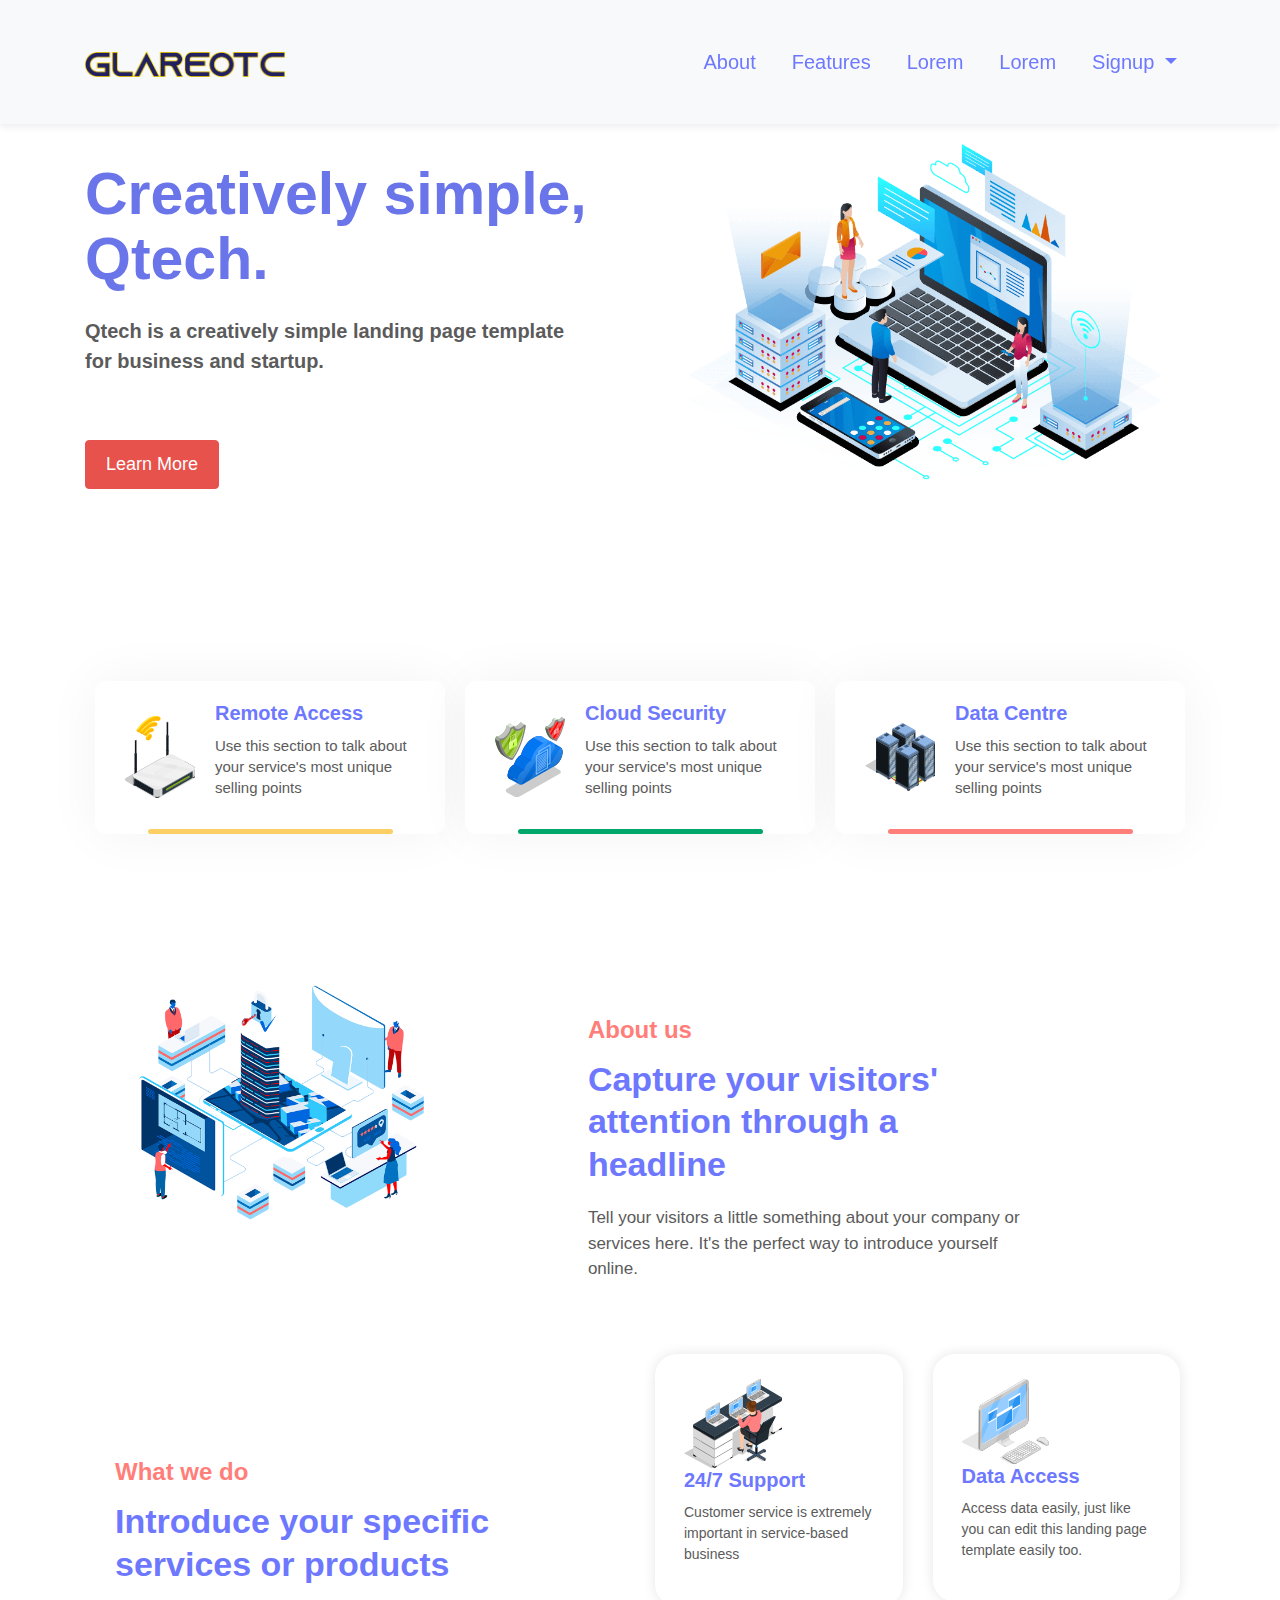
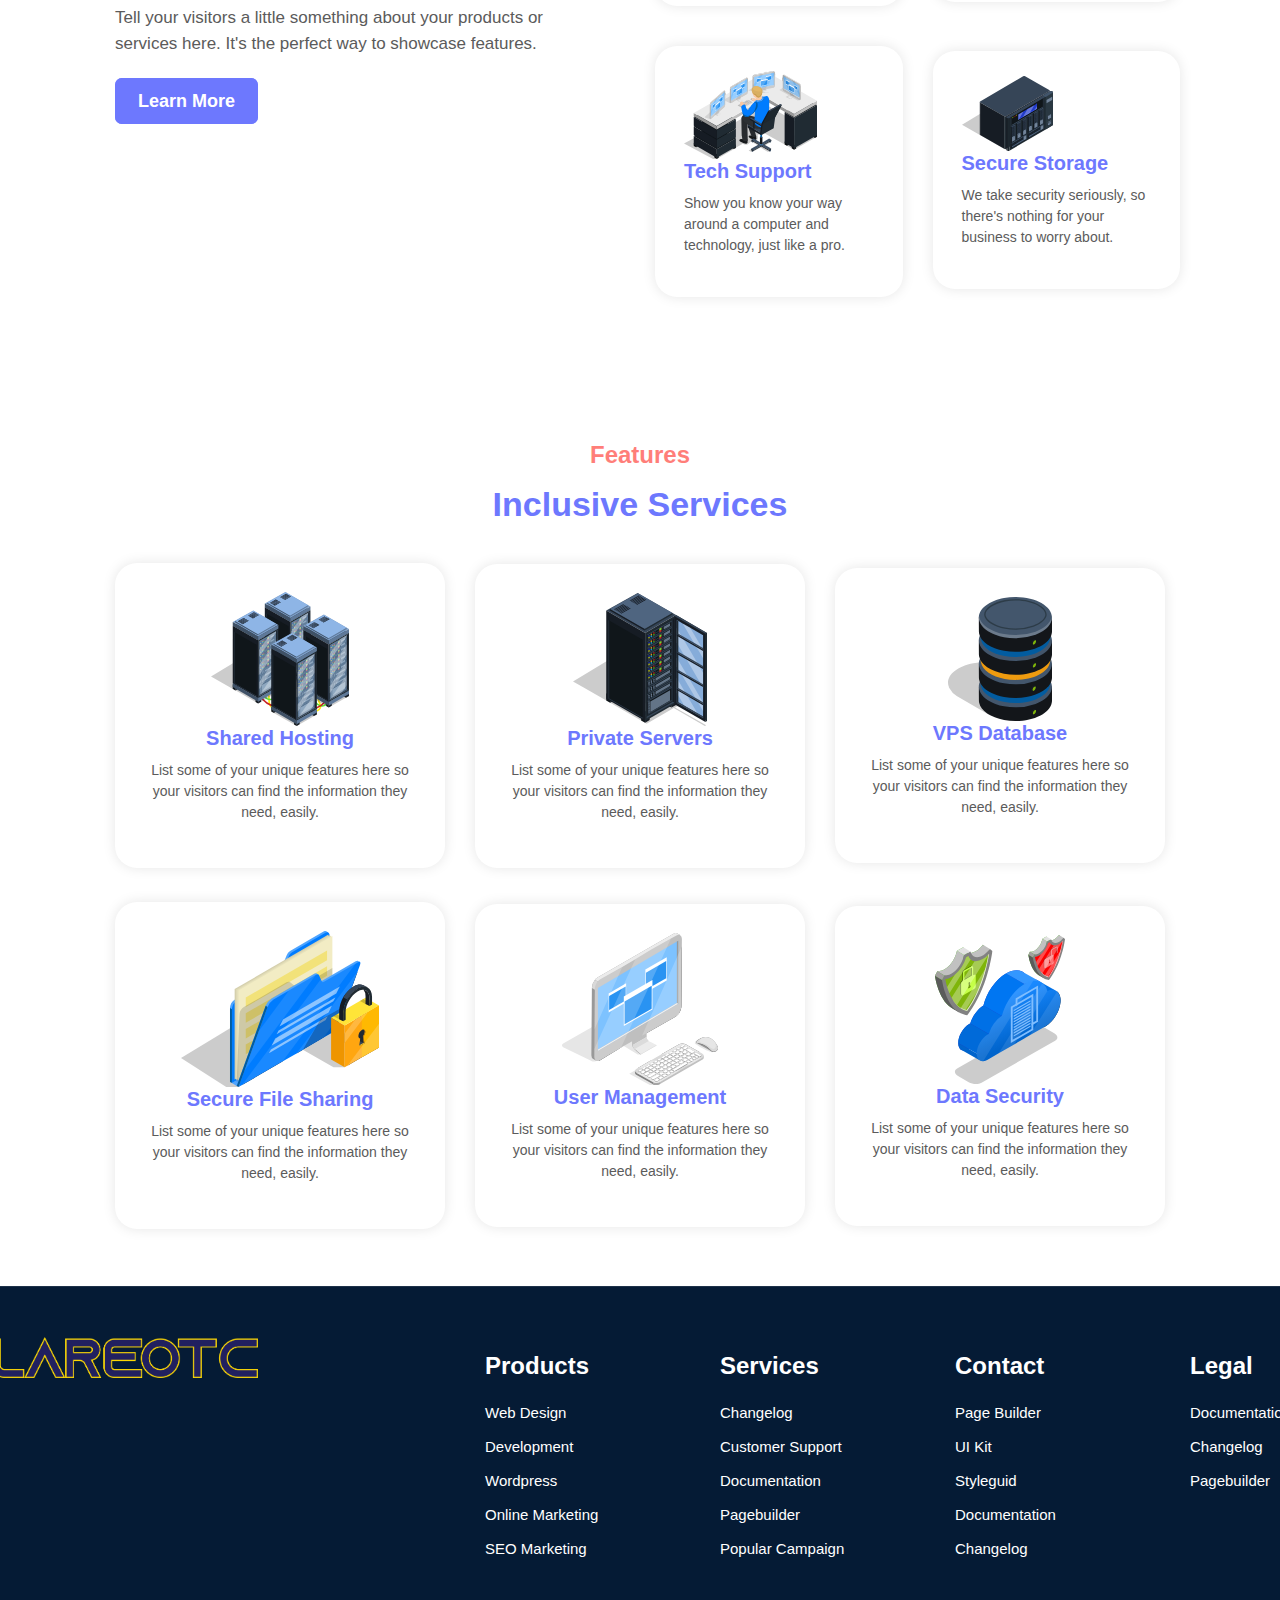
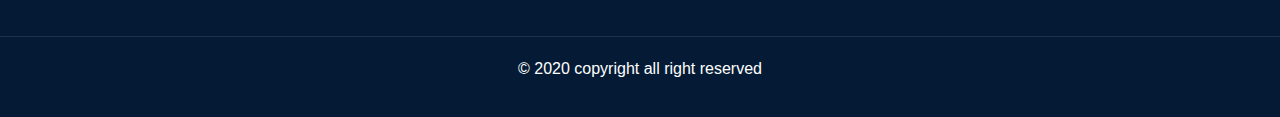
<file: sample website 1/index.html>
<!DOCTYPE html>
<html lang="en">
<head>
    <meta charset="UTF-8">
    <meta name="viewport" content="width=device-width, initial-scale=1.0">
    <title>some business</title>

    <!--bootstrap css file-->
    <link rel="stylesheet" href="./css/bootstrap.css">
   

    <!--font awesome icons-->
    <link rel="stylesheet" href="./css/all.min.css">

    <!--custom css file-->
    <link rel="stylesheet" href="./css/style.css">

    <!--font-->
    <link href="https://fonts.googleapis.com/css2?family=Montserrat&display=swap" rel="stylesheet"> 
</head>
<body>

    

    <!--header test-->
    <nav id="navbar" class="navbar fixed-top navbar-expand-lg navbar-light bg-light header-scrolled">
      <div class="navbar-container container">
        <div class="navbar-brand">
        <a class="navbar-brand-logo" href="#">
          <img src="./img/GlareOTC.png" alt="Company Logo" width="200px">
        </a>
        </div>
      <button class="navbar-toggler" type="button" data-toggle="collapse" data-target="#navbarNavDropdown" aria-controls="navbarNavDropdown" aria-expanded="false" aria-label="Toggle navigation">
        <span class="navbar-toggler-icon"></span>
      </button>
      <div class="collapse navbar-collapse" id="navbarNavDropdown">
        <ul class="navbar-nav menu-navbar-nav">
          <li class="nav-item active">
            <a class="nav-link" href="#aboutSection" style="color: #6D78FE; font-size: 20px;">About <span class="sr-only">(current)</span></a>
          </li>
          <li class="nav-item">
            <a class="nav-link" href="#featuresSection" style="color: #6D78FE; font-size: 20px;">Features</a>
          </li>
          <li class="nav-item">
            <a class="nav-link" href="#featuresSection" style="color: #6D78FE; font-size: 20px;">Lorem</a>
          </li>
          <li class="nav-item">
            <a class="nav-link" href="#featuresSection" style="color: #6D78FE; font-size: 20px;">Lorem</a>
          </li>
          
          <li class="nav-item dropdown">
            <a class="nav-link dropdown-toggle" href="#" id="navbarDropdownMenuLink" role="button" data-toggle="dropdown" aria-haspopup="true" aria-expanded="false" style="color: #6D78FE; font-size: 20px;">
              Signup
            </a>
            <div class="dropdown-menu" aria-labelledby="navbarDropdownMenuLink">
              
              <a class="dropdown-item" href="signin.html" style="color: #6D78FE; font-size: 20px;">Sign in</a>
              <a class="dropdown-item" href="#" style="color: #6D78FE; font-size: 20px;">Signup</a>
              
            </div>
          </li>
        </ul>
      </div>
    </div>
    </nav>
    <!--end header test-->

    

    <!--start main area-->

    <main class="site-main">

      <!--start banner area-->

      <section class="site-banner">
        <div class="container">
          <div class="row">
            <div class="col-lg-6 col-md-12 site-title">
              <h1 class="title-text">Creatively simple,
                <span>Qtech.</span>
              </h1>
              <br>
              <p>
                Qtech is a creatively simple landing page template for business and startup.
              </p>
              <br>
              <br>
              <div class="site-buttons">
                <div class="d-flex flex-row flex-wrap">
                  <button type="button" class="btn button primary-button mr-4">Learn More</button>
                </div>
              </div>
            </div>
            <div class="col-lg-6 col-md-12 banner-image p-5">
              <img src="./img/banner/hero-img.png" alt="banner image" class="img-fluid">
            </div>
          </div>
        </div>
      </section>

      <!--end banner area-->

      <!--services area-->
     <!--test-->
     <div class="header-footer-blocks-section">
      <div class="row col-lg-9 container header-footer-blocks-container">
        <div class="col-xl-4 col-lg-6 col-md-6 header-footer-card-block">
          <div class="col-md-12 header-footer-card">
            <div class="col-4 header-footer-card-img-section">
              <img src="./img/remote_access.svg" alt="">
            </div>
            <div class="col-8 header-footer-card-detail-section">
              <h2>Remote Access</h2>
              <p>Use this section to talk about your service's most unique selling points</p>
            </div>
          </div>
        </div>
        <div class="col-xl-4 col-lg-6 col-md-6 header-footer-card-block">
          <div class="col-md-12 header-footer-card second-footer-card">
            <div class="col-4 header-footer-card-img-section">
              <img src="./img/cloud_security.svg" alt="">
            </div>
            <div class="col-8 header-footer-card-detail-section">
              <h2>Cloud Security</h2>
              <p>Use this section to talk about your service's most unique selling points</p>
            </div>
          </div>
        </div>
        <div class="col-xl-4 col-lg-6 col-md-6 header-footer-card-block">
          <div class="col-md-12 header-footer-card third-footer-card">
            <div class="col-4 header-footer-card-img-section">
              <img src="./img/data_centre.svg" alt="">
            </div>
            <div class="col-8 header-footer-card-detail-section">
              <h2>Data Centre</h2>
              <p>Use this section to talk about your service's most unique selling points</p>
            </div>
          </div>
        </div>
      </div>
    </div>
    <!--end test-->

    <!--end services area-->

    <!--About area-->

    <section id="aboutSection" class="about-area">
      <div class="container-fluid">
        <div class="row col-lg-11">
          <div class="col-lg-6 col-md-12">
            <div class="about-image">
              <img src="./img/why-us.png" alt="About us" class="img-fluid">
            </div>
          </div>

          <div class="col-lg-5 col-md-12 about-title">
            <p class="section-subtitle pt-5">About us</p>
            <h2 class="section-title">Capture your visitors' attention through a headline</h2>
            <p class="section-details">Tell your visitors a little something about your company or services here. It's the perfect way to introduce yourself online.</p>
          </div>
          
        </div>
        </div>
      </div>
    </section>
    <!--End About area-->

    <!--What we do-->
    <div class="what-we-do-section">
      <div class="row col-lg-9 container what-we-do-section-container">
        <div class="col-lg-6 col-md-12 what-we-do-section-details-section">
          <div class="col-md-12 section-title-block">
            <p class="section-subtitle">What we do</p>
            <h2 class="section-title">Introduce your specific services or products</h2>
            <p class="section-details">Tell your visitors a little something about your products or services here. It's the perfect way to showcase features.</p>
          </div>
          <br>
          <div class="col-md-12 btn-section">
            <a  class="theme-btn readmore-btn">Learn More</a>
          </div>
        </div>
        <div class="col-lg-3 col-md-6 col-sm-6 what-we-do-services-section">
          <div class="col-md-12 col-sm-12 services-card-section">
            <div class="services-card">
              <div class="services-card-img-section">
                <img src="./img/247_support.svg" alt="support">
              </div>
              <div class="services-card-details-section">
                <h3>24/7 Support</h3>
                <p>Customer service is extremely important in service-based business</p>
              </div>
            </div>
          </div>
          <div class="col-md-12 col-sm-12 services-card-section">
            <div class="services-card">
              <div class="services-card-img-section">
                <img src="./img/tech_support.svg" alt="">
              </div>
              <div class="services-card-details-section">
                <h3>Tech Support</h3>
                <p>Show you know your way around a computer and technology, just like a pro.</p>
              </div>
            </div>
          </div>
        </div>
        <div class="col-lg-3 col-md-6 col-sm-6 what-we-do-services-section what-we-do-services-second-section">
          <div class="col-md-12 col-sm-12 services-card-section">
            <div class="services-card">
              <div class="services-card-img-section">
                <img src="./img/data_access.svg" alt="">
              </div>
              <div class="services-card-details-section">
                <h3>Data Access</h3>
                <p>Access data easily, just like you can edit this landing page template easily too.</p>
              </div>
            </div>
          </div>
          <div class="col-md-12 col-sm-12 services-card-section">
            <div class="services-card">
              <div class="services-card-img-section">
                <img src="./img/secure_storage.svg" alt="">
              </div>
              <div class="services-card-details-section">
                <h3>Secure Storage</h3>
                <p>We take security seriously, so there's nothing for your business to worry about.</p>
              </div>
            </div>
          </div>
        </div>
      </div>
    </div>

    </main>

    <!--fearures sections-->
    <div id="featuresSection" class="features-section">
      <div class="features-section-bg">
      </div>
      <div class="container features-section-container">
        <div class="col-md-12 features-title-block">
          <p class="section-subtitle">Features</p>
          <h2 class="section-title">Inclusive Services</h2>
        </div>
        <div class="row col-lg-12 container features-details-container">
          <div class="col-lg-4 col-md-6 col-sm-6 col-xs-12 features-details-card-section">
            <div class="features-details-card">
              <div class="features-details-card-img-section">
                <img src="./img/features/shared_hosting.svg" alt="Shared Hosting">
              </div>
              <div class="features-details-card-details-section">
                <h3>Shared Hosting</h3>
                <p>List some of your unique features here so your visitors can find the information they need, easily.</p>
              </div>
            </div>
          </div>
          <div class="col-lg-4 col-md-6 col-sm-6 col-xs-12 features-details-card-section">
            <div class="features-details-card">
              <div class="features-details-card-img-section">
                <img src="./img/features/private_servers.svg" alt="Private Servers">
              </div>
              <div class="features-details-card-details-section">
                <h3>Private Servers</h3>
                <p>List some of your unique features here so your visitors can find the information they need, easily.</p>
              </div>
            </div>
          </div>
          <div class="col-lg-4 col-md-6 col-sm-6 col-xs-12 features-details-card-section">
            <div class="features-details-card">
              <div class="features-details-card-img-section">
                <img src="./img/features/vps_database.svg" alt="VPS Database">
              </div>
              <div class="features-details-card-details-section">
                <h3>VPS Database</h3>
                <p>List some of your unique features here so your visitors can find the information they need, easily.</p>
              </div>
            </div>
          </div>
          <div class="col-lg-4 col-md-6 col-sm-6 col-xs-12 features-details-card-section">
            <div class="features-details-card">
              <div class="features-details-card-img-section">
                <img src="./img/features/secure_file_sharing.svg" alt="Shared Hosting">
              </div>
              <div class="features-details-card-details-section">
                <h3>Secure File Sharing</h3>
                <p>List some of your unique features here so your visitors can find the information they need, easily.</p>
              </div>
            </div>
          </div>
          <div class="col-lg-4 col-md-6 col-sm-6 col-xs-12 features-details-card-section">
            <div class="features-details-card">
              <div class="features-details-card-img-section">
                <img src="./img/features/user_management.svg" alt="Shared Hosting">
              </div>
              <div class="features-details-card-details-section">
                <h3>User Management</h3>
                <p>List some of your unique features here so your visitors can find the information they need, easily.</p>
              </div>
            </div>
          </div>
          <div class="col-lg-4 col-md-6 col-sm-6 col-xs-12 features-details-card-section">
            <div class="features-details-card">
              <div class="features-details-card-img-section">
                <img src="./img/features/data_security.svg" alt="Shared Hosting">
              </div>
              <div class="features-details-card-details-section">
                <h3>Data Security</h3>
                <p>List some of your unique features here so your visitors can find the information they need, easily.</p>
              </div>
            </div>
          </div>
        </div>
      </div>
      
    </div>
    <!--end fearures sections-->

    

    

    <!--end main area-->

    <!--footer area-->
    <div class="theme3rd-bg footer">
      <div class="footer-top footer-border-light">
        <div class="container">
          <div class="row" style="margin-left: -150px; margin-right: -150px;">
            <div class="col-12 col-md-4 col-lg-4">
              <div class="m-10px-b">
                <img src="./img/GlareOTC.png" alt="" style="width: 500px;">
              </div>
              
            </div>
            <div class="col-6 col-md-4 col-lg-2 m-15px-tb-1" style="padding-left: 80px;">
              <h6 class="white-color">Products</h6>
              <ul class="list-unstyled links-white footer-link-1">
                <li><a href="#">Web Design</a></li>
                <li><a href="#">Development</a></li>
                <li><a href="#">Wordpress</a></li>
                <li><a href="#">Online Marketing</a></li>
                <li><a href="#">SEO Marketing</a></li>
              </ul>
            </div>
            <div class="col-6 col-md-4 col-lg-2 m-15px-tb" style="padding-left: 80px;">
              <h6 class="white-color">Services</h6>
              <ul class="list-unstyled links-white footer-link-1">
                <li><a href="#">Changelog</a></li>
                <li><a href="#">Customer Support</a></li>
                <li><a href="#">Documentation</a></li>
                <li><a href="#">Pagebuilder</a></li>
                <li><a href="#">Popular Campaign</a></li>
              </ul>
            </div>
            <div class="col-6 col-md-4 col-lg-2 offset-lg-0 m-15px-tb" style="padding-left: 80px;">
              <h6 class="white-color">Contact</h6>
              <ul class="list-unstyled links-white footer-link-1">
                <li><a href="#">Page Builder</a></li>
                <li><a href="#">UI Kit</a></li>
                <li><a href="#">Styleguid</a></li>
                <li><a href="#">Documentation</a></li>
                <li><a href="#">Changelog</a></li>
              </ul>
            </div>
            <div class="col-6 col-md-4 col-lg-2 m-15px-tb" style="padding-left: 80px;">
              <h6 class="white-color">Legal</h6>
              <ul class="list-unstyled links-white footer-link-1">
                <li><a href="#">Documentation</a></li>
                <li><a href="#">Changelog</a></li>
                <li><a href="#">Pagebuilder</a></li>
              </ul>
            </div>
          </div>
        </div>
      </div>
      <div class="footer-bottom footer-border-light">
        <div class="container text-center" style="color: #ffff;">
          <p>© 2020 copyright all right reserved</p>
        </div>
      </div>
    </div>
    <!--end footer area-->
    

    <!--jquery js file-->
    <script src="js/jquery.3.5.1.js"></script>

    <!--bootstrap js file-->
    <script src="js/bootstrap.min.js"></script>
</body>
</html>
</file>
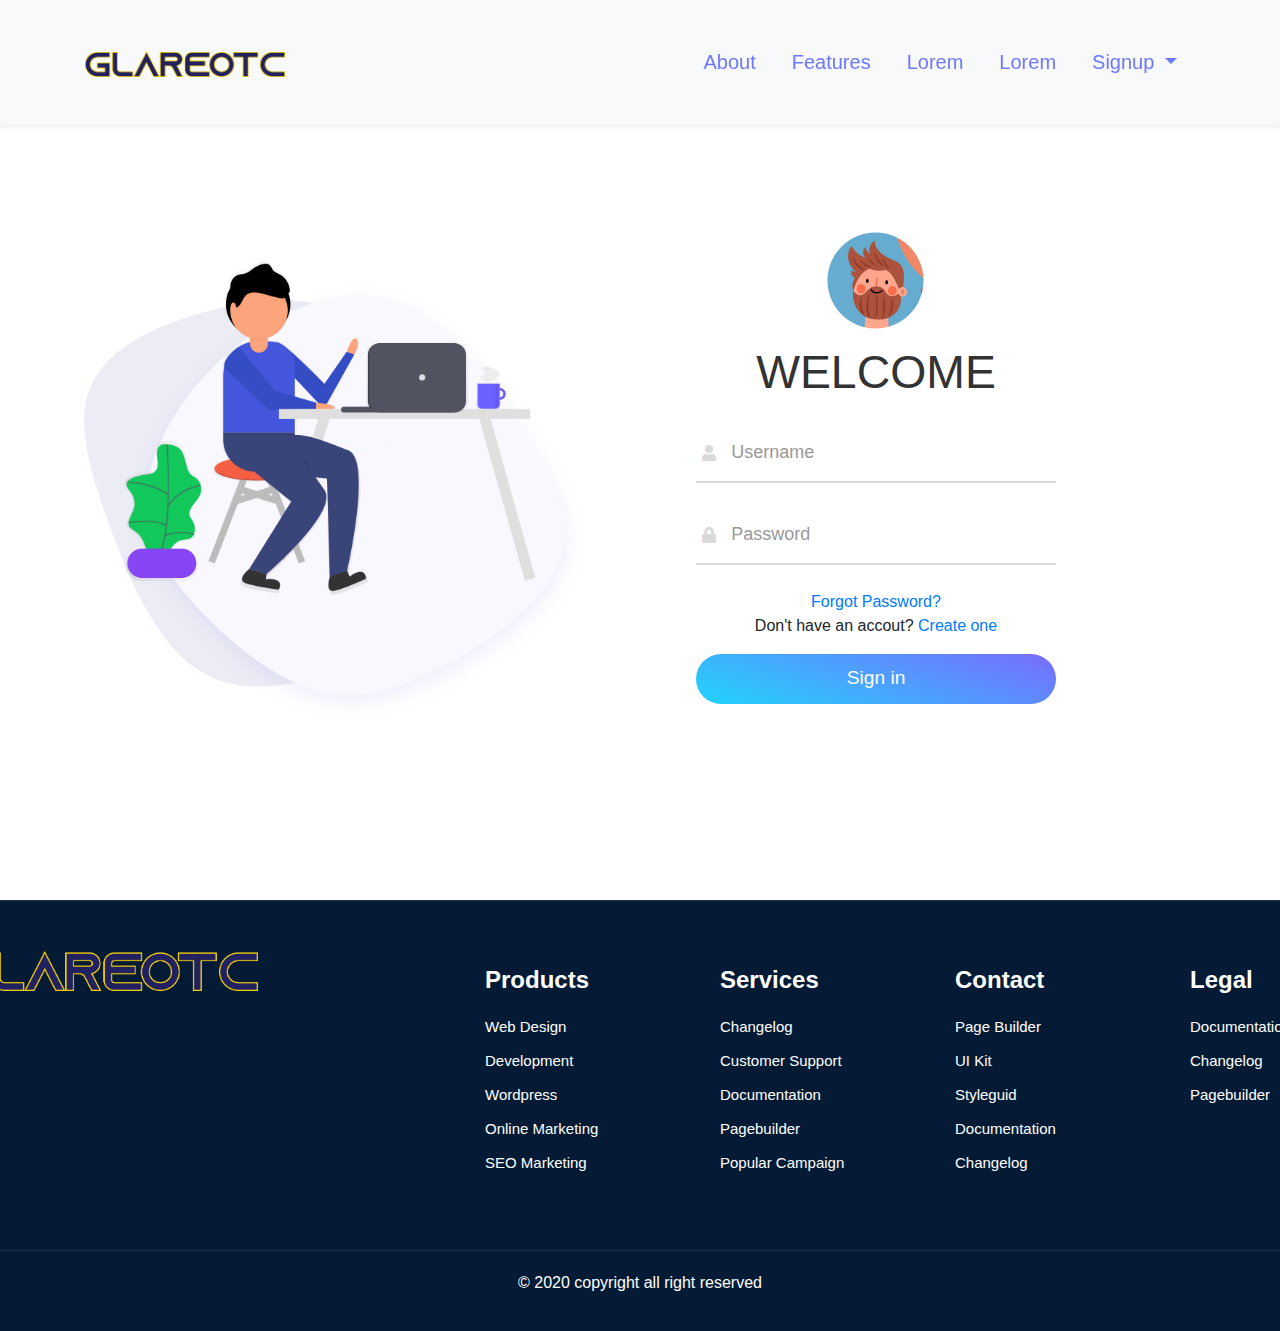
<file: sample website 1/signin.html>
<!DOCTYPE html>
<html lang="en">
<head>
    <meta charset="UTF-8">
    <meta name="viewport" content="width=device-width, initial-scale=1.0">
    <title>Sign in</title>

    <!--bootstrap css file-->
    <link rel="stylesheet" href="./css/bootstrap.css">
   

    <!--font awesome icons-->
    <link rel="stylesheet" href="./css/all.min.css">

    <!--custom css file-->
    <link rel="stylesheet" href="./css/style.css">

    <!--font-->
    <link href="https://fonts.googleapis.com/css2?family=Montserrat&display=swap" rel="stylesheet">
</head>
<body>

    <!--header test-->
    <nav id="navbar" class="navbar fixed-top navbar-expand-lg navbar-light bg-light header-scrolled">
      <div class="navbar-container container">
        <div class="navbar-brand">
        <a class="navbar-brand-logo" href="#">
          <img src="./img/GlareOTC.png" alt="Company Logo" width="200px">
        </a>
        </div>
      <button class="navbar-toggler" type="button" data-toggle="collapse" data-target="#navbarNavDropdown" aria-controls="navbarNavDropdown" aria-expanded="false" aria-label="Toggle navigation">
        <span class="navbar-toggler-icon"></span>
      </button>
      <div class="collapse navbar-collapse" id="navbarNavDropdown">
        <ul class="navbar-nav menu-navbar-nav">
          <li class="nav-item active">
            <a class="nav-link" href="#aboutSection" style="color: #6D78FE; font-size: 20px;">About <span class="sr-only">(current)</span></a>
          </li>
          <li class="nav-item">
            <a class="nav-link" href="#featuresSection" style="color: #6D78FE; font-size: 20px;">Features</a>
          </li>
          <li class="nav-item">
            <a class="nav-link" href="#featuresSection" style="color: #6D78FE; font-size: 20px;">Lorem</a>
          </li>
          <li class="nav-item">
            <a class="nav-link" href="#featuresSection" style="color: #6D78FE; font-size: 20px;">Lorem</a>
          </li>
          
          <li class="nav-item dropdown">
            <a class="nav-link dropdown-toggle" href="#" id="navbarDropdownMenuLink" role="button" data-toggle="dropdown" aria-haspopup="true" aria-expanded="false" style="color: #6D78FE; font-size: 20px;">
              Signup
            </a>
            <div class="dropdown-menu" aria-labelledby="navbarDropdownMenuLink">
              
              <a class="dropdown-item" href="#" style="color: #6D78FE; font-size: 20px;">Sign in</a>
              <a class="dropdown-item" href="#" style="color: #6D78FE; font-size: 20px;">Signup</a>
              
            </div>
          </li>
        </ul>
      </div>
    </div>
    </nav>
    <!--end header test-->

    <!--sign in section-->
    <div class="signin-container">
      <div class="signin-img">
        <img src="./img/about-us.png" alt="sign-in image" style="padding-top: 80px;">
      </div>
      <div class="login-container">
        <form class="signin-form" action="signin.html">
          <img class="avatar" src="./img/reviewer.png" alt="" style="padding-top: 50px;">
          <h2>Welcome</h2>
          <div class="input-div one ">
            <div class="i">
              <i class="fas fa-user"></i>
            </div>
            <div>
              <h5>Username</h5>
              <input type="text" class="input">
            </div>
          </div>
          <div class="input-div two">
            <div class="i">
              <i class="fas fa-lock"></i>
            </div>
            <div>
              <h5>Password</h5>
              <input class="input" type="password">
            </div>
          </div>
          <a href="#">Forgot Password?</a>
          <br>
          Don't have an accout? <a href="#">Create one</a>
          <input type="submit" class="signin-btn" value="Sign in">
        </form>
      </div>
    </div>

    <!--end sign in section-->


        <!--footer area-->
        <div class="theme3rd-bg footer">
          <div class="footer-top footer-border-light">
            <div class="container">
              <div class="row" style="margin-left: -150px; margin-right: -150px;">
                <div class="col-12 col-md-4 col-lg-4">
                  <div class="m-10px-b">
                    <img src="./img/GlareOTC.png" alt="" style="width: 500px;">
                  </div>
                  
                </div>
                <div class="col-6 col-md-4 col-lg-2 m-15px-tb-1" style="padding-left: 80px;">
                  <h6 class="white-color">Products</h6>
                  <ul class="list-unstyled links-white footer-link-1">
                    <li><a href="#">Web Design</a></li>
                    <li><a href="#">Development</a></li>
                    <li><a href="#">Wordpress</a></li>
                    <li><a href="#">Online Marketing</a></li>
                    <li><a href="#">SEO Marketing</a></li>
                  </ul>
                </div>
                <div class="col-6 col-md-4 col-lg-2 m-15px-tb" style="padding-left: 80px;">
                  <h6 class="white-color">Services</h6>
                  <ul class="list-unstyled links-white footer-link-1">
                    <li><a href="#">Changelog</a></li>
                    <li><a href="#">Customer Support</a></li>
                    <li><a href="#">Documentation</a></li>
                    <li><a href="#">Pagebuilder</a></li>
                    <li><a href="#">Popular Campaign</a></li>
                  </ul>
                </div>
                <div class="col-6 col-md-4 col-lg-2 offset-lg-0 m-15px-tb" style="padding-left: 80px;">
                  <h6 class="white-color">Contact</h6>
                  <ul class="list-unstyled links-white footer-link-1">
                    <li><a href="#">Page Builder</a></li>
                    <li><a href="#">UI Kit</a></li>
                    <li><a href="#">Styleguid</a></li>
                    <li><a href="#">Documentation</a></li>
                    <li><a href="#">Changelog</a></li>
                  </ul>
                </div>
                <div class="col-6 col-md-4 col-lg-2 m-15px-tb" style="padding-left: 80px;">
                  <h6 class="white-color">Legal</h6>
                  <ul class="list-unstyled links-white footer-link-1">
                    <li><a href="#">Documentation</a></li>
                    <li><a href="#">Changelog</a></li>
                    <li><a href="#">Pagebuilder</a></li>
                  </ul>
                </div>
              </div>
            </div>
          </div>
          <div class="footer-bottom footer-border-light">
            <div class="container text-center" style="color: #ffff;">
              <p>© 2020 copyright all right reserved</p>
            </div>
          </div>
        </div>
        <!--end footer area-->

    <script type="text/javascript" src="./js/main.js"></script>

  
      <!--jquery js file-->
      <script src="js/jquery.3.5.1.js"></script>
  
      <!--bootstrap js file-->
      <script src="js/bootstrap.min.js"></script>
    
</body>
</html>
</file>
<file: sample website 1/css/style.css>
/* import fonts from fonts.css */
@import url(./fonts.css);

/*css variables*/
@import url(./partials/_variables.css);

html{
    scroll-behavior: smooth;
}

/*----start navigation----*/

.navbar{
    background-color: transparent;
    padding-top: 30px;
    padding-bottom: 30px;
    transition: all .2s linear;
    display: flex;
    align-items: center;
    padding: .5rem 1rem;
}
.fixed-top{
    position: fixed;
    top: 0;
    right: 0;
    left: 0;
    z-index: 1030;
}
.header-scrolled{
    position: fixed;
    top: 0;
    left: 0;
    width: 100%;
    background-color: #fff;
    box-shadow: 0 4px 6px 0 rgba(12,0,46,.06);
    padding-top: 20px !important;
    padding-bottom: 20px !important;
}
.navbar-expand-lg{
    flex-flow: row nowrap;
    justify-content: flex-start;
}
.navbar-container{
    display: flex;
    align-items: center;
    justify-content: space-between;
}
.navbar-brand{
    display: flex;
    align-items: center;
    padding-top: .3125rem;
    padding-bottom: .3125rem;
    margin-right: 1rem;
    font-size: 1.25rem;
    line-height: inherit;
    white-space: nowrap;
}
.navbar-brand-logo{
    outline: none!important;
    color: #007bff;
    text-decoration: none;
    background-color: transparent;
}
.nav-item{
    margin-left: 10px;
    margin-right: 10px;
    text-align: center;
}

.navbar-nav{
    flex-direction: row;
    align-items: center;
}
.menu-navbar-nav{
    width: 100%;
    display: flex;
    justify-content: flex-end;
}
.nav-item{
    margin-left: 10px;
    margin-right: 10px;
}
.nav-item a{
    text-decoration: none;
    font: normal 700 40px/1px url(./fonts.css/Segan-Light);
    padding: 1.7rem;
}
.navbar-nav .nav-item a:hover{
    background: #0056b3;
    -webkit-background-clip: text;
    -webkit-text-fill-color: transparent;
    background-clip: text;
}
.nav-link{
    padding-right: .5rem;
    padding-left: .5rem;
    display: block;
    padding: .5rem 1rem;
    text-align: center;
}
.dropdown:hover .dropdown-menu{
    display: block;
}

/*----end navigation----*/

/*--banner area--*/
.site-main .site-banner .site-title h1{
    padding-top: 30%;
    font-size: 59px;
    font-weight: 800;
    line-height: 1.1;
    color: #6b75ea;
    margin-bottom: 0;
}
.site-main .site-banner .site-title p{
    font-size: 20px;
    color: #5B5B5B;
    max-width: 500px;
    font-weight: 600;
}

.site-buttons .btn{
    background-color: #e8524c !important;
    border-color: #e8524c !important;
    padding: 10px 20px;
    font-size: 18px;
    color: #fff;
}

.site-buttons .btn:hover{
    background-color: #FF7E79 !important;
    border-color: #FF7E79 !important;
    background-color: #0566D8;
    color: #fff;
    text-decoration: none;
    border-color: #0566D8;
}

.site-main .site-banner .banner-image > img{
    padding: 6rem 0;
    width: 100% !important;
}

/*--end banner area--*/

/*--serveces area--*/

/*test*/
.header-footer-blocks-section {
    background-color: #fff;
    padding: 0 0 20px 0;
    padding-bottom: 20px;
}
.header-footer-blocks-container {
    display: flex;
    flex-direction: row;
    justify-content: center;
    align-items: center;
    flex-wrap: wrap;
}
.header-footer-card-block {
    padding: 0 10px;
}
.header-footer-card {
    background-color: #fff;
    border-radius: 11px;
    box-shadow: 0 0 54px rgba(0,0,0,0.05);
    display: flex;
    justify-content: flex-start;
    align-items: center;
    padding: 20px 10px;
    margin-bottom: 40px;
    transition: box-shadow .7s ease;
}
.header-footer-card:hover{
    box-shadow: var(--box-shadow);
}
.header-footer-card::after {
    height: 5px;
    display: block;
    position: absolute;
    bottom: 0;
    left: 15%;
    border-radius: 11px;
    width: 70%;
    background: #FCCF64;
    content: '';
}
.header-footer-card-img-section {
    padding: 15px 20px;
}
.header-footer-card-img-section img {
    width: 100%;
    vertical-align: middle;
    border-style: none;
}
.header-footer-card-detail-section {
    display: flex;
    flex-direction: column;
    justify-content: center;
    align-items: flex-start;
    padding: 0 20px 0 0;
}
.header-footer-card-detail-section h2 {
    font-size: 20px;
    color: #6D78FE;
    font-weight: 700;
    margin-bottom: 10px;
}
.header-footer-card-detail-section p {
    font-size: 15px;
    color: #5B5B5B;
    font-weight: 400;
    line-height: 1.4;
}
.header-footer-card-block {
    padding: 0 10px;
}
.second-footer-card::after {
    background: #00A76A;
}
.header-footer-card-img-section {
    padding: 15px 20px;
}
.third-footer-card::after {
    background: #FF7E79;
}
/*end test*/
/*--end services area--*/

/*--about area--*/
.about-area .about-image{
    padding-left: 5rem;
    padding-top: 5rem;
    padding-bottom: 4rem;
    padding-right: 0rem;
    width: 80%;
}

.about-area .section-subtitle{
    font-size: 24px;
    color: #FF7E79;
    margin-bottom: 10px;
    font-weight: 700;
}

.about-area .section-title{
    
    font-size: 34px;
    color: #6D78FE;
    margin-bottom: 20px;
    line-height: 1.25;
    font-weight: 700;
    font-style: --Segan;
}

.about-area .section-details{
    font-size: 17px;
    color: #5B5B5B;
    margin-bottom: 10px;
    line-height: 1.5;
    font-weight: 500;
}
.about-title{
    padding-top: 70px;
}
/*--end about area--*/

/*--what we do area--*/
.what-we-do-section-container{
    width: 100%;
    padding-right: 15px;
    padding-left: 15px;
    margin-right: auto;
    margin-left: auto;
    padding-top: 60px;
    padding-bottom: 60px;
}

.what-we-do-section-details-section{
    margin-top: 100px;
    padding-left: 15px;
}

.what-we-do-services-section {
    display: flex;
    justify-content: center;
    align-items: flex-start;
    flex-wrap: wrap;
    flex-direction: row;
    padding: 0;
}

.services-card-section {
    margin-bottom: 40px;
}

.section-subtitle{
    font-size: 24px;
    color: #FF7E79;
    margin-bottom: 10px;
    font-weight: 700;
}
.section-title{
    font-size: 34px;
    color: #6D78FE;
    margin-bottom: 20px;
    line-height: 1.25;
    font-weight: 700;
}
.section-details{
    font-size: 17px;
    color: #5B5B5B;
    margin-bottom: 10px;
    line-height: 1.5;
    font-weight: 500;
}
.btn-section .theme-btn{
    border: 3px solid #6D78FE;
    border-top-color: rgb(109, 120, 254);
    border-right-color: rgb(109, 120, 254);
    border-bottom-color: rgb(109, 120, 254);
    border-left-color: rgb(109, 120, 254);
    padding: 25px 25px;
    font-size: 16px;
    color: #fff;
    line-height: 1;
    font-weight: 700;
    text-decoration: none;
    background-color: #6D78FE;
    border-radius: 7px;
}
.btn-section .readmore-btn {
    padding: 10px 20px;
    font-size: 18px;
}
.btn-section .theme-btn:hover {
    background-color: #0566D8;
    color: #fff;
    text-decoration: none;
    border-color: #0566D8;
}
.services-card {
    background-color: #fff;
    border-radius: 22px;
    box-shadow: 0 0 13px rgba(0,0,0,0.1);
    padding: 25px 29px;
    transition: box-shadow .7s ease;
}
.services-card:hover{
    box-shadow: var(--box-shadow);
}
.services-card-details-section h3 {
    font-size: 20px;
    font-weight: 700;
    color: #6D78FE;
    line-height: 1.2;
    margin-bottom: 10px;
}
.services-card-details-section p {
    font-size: 14px;
    font-weight: 500;
    color: #5B5B5B;
    line-height: 1.5;
}
/*--end what we do area--*/

/*--features--*/
.features-section {
    padding: 40px 0;
    position: relative;
}
.features-title-block{
    text-align: center;
}
.section-subtitle {
    font-size: 24px;
    color: #FF7E79;
    margin-bottom: 10px;
    font-weight: 700;
}
.section-title {
    font-size: 34px;
    color: #6D78FE;
    margin-bottom: 20px;
    line-height: 1.25;
    font-weight: 700;
}
.features-details-container {
    display: flex;
    justify-content: center;
    align-items: center;
    flex-wrap: wrap;
    flex-direction: row;
}
.container {
    width: 100%;
    padding-right: 15px;
    padding-left: 15px;
    margin-right: auto;
    margin-left: auto;
    max-width: 1140px;
}
.features-details-card-section {
    margin: 17px 0;
}
.features-details-card {
    display: flex;
    justify-content: center;
    align-items: center;
    flex-direction: column;
    background-color: #fff;
    box-shadow: 0 0 13px rgba(0,0,0,0.1);
    padding: 29px;
    border-radius: 22px;
    transition: box-shadow .7s ease;
}
.features-details-card:hover{
    box-shadow: var(--box-shadow);
}
.features-details-card-details-section h3 {
    font-size: 20px;
    color: #6D78FE;
    line-height: 1.2;
    font-weight: 700;
    margin-bottom: 10px;
    text-align: center;
}
.features-details-card-details-section p {
    font-size: 14px;
    color: #5B5B5B;
    line-height: 1.5;
    font-weight: 500;
    text-align: center;
}
/*--end features--*/




/*--footer--*/
.theme3rd-bg {
    background-color: #051b35;
    display: block;
}
.footer .footer-border-light {
    border-top: 1px solid rgba(255, 255, 255, 0.1);
}
.footer .footer-top {
    padding-top: 50px;
    padding-bottom: 50px;
}
.footer-bottom .footer-border-light .row {
    display: flex;
    flex-wrap: wrap;
    margin-right: -150px;
    margin-left: -150px;
}
.m-15px-tb-1{
    padding-left: 56px;
    padding-right: 2px;
    margin-top: 15px;
    margin-bottom: 15px;
}

.m-15px-tb {
    padding-left: 50px;
    padding-right: 2px;
    margin-top: 15px;
    margin-bottom: 15px;
}
.m-10px-b {
    margin-bottom: 10px;
}
.m-10px-b img {
    max-width: 70%;
}
.m-10px-b img {
    vertical-align: middle;
    border-style: none;
}
.nav {
    display: flex;
    flex-wrap: wrap;
    padding-left: 0;
    margin-bottom: 0;
    list-style: none;
}
.footer h6 {
    margin-bottom: 20px;
    font-size: 1.5rem;
    font-weight: bold;
}
.white-color {
    color: #ffffff;
}
.footer .footer-link-1 {
    margin: 0;
}
.list-unstyled {
    padding-left: 0;
    list-style: none;
}
.footer .footer-link-1 li {
    margin: 0 0 10px;
}
.footer .footer-link-1 li a{
    font-size: 15px;
    color: #fff;
}
.list-unstyled {
    list-style: none;
}
.footer .footer-link-1 li a::after {
    content: "";
    position: absolute;
    bottom: 0;
    right: 0;
    left: auto;
    width: 0px;
    height: 1px;
    transition: ease all 0.35s;
    background: currentColor;
}
.footer .footer-border-light {
    border-top: 1px solid rgba(255, 255, 255, 0.1);
}
.footer .footer-bottom {
    padding-top: 20px;
    padding-bottom: 20px;
}
.footer .footer-border-light li{
    color: #fff;
}


/*--sign in section--*/
.signin-container{
    width: 100vw;
    height: 100vh;
    display: grid;
    grid-template-columns: repeat(2, 1fr);
    grid-gap: 7rem;
    padding: 0 2rem;
}
.signin-img{
    display: flex;
    justify-content: flex-end;
    align-items: center;
}
.signin-img img{
    width: 500px;
}
.login-container{
    display: flex;
    align-items: center;
    text-align: center;
}
.signin-form{
    width: 360px;
}
.avatar{
    width: 100px;
}
.signin-form h2{
    font-size: 2.9rem;
    text-transform: uppercase;
    margin: 15px 0;
    color: #333;
}
.input-div{
    position: relative;
    display: grid;
    grid-template-columns: 7% 93%;
    margin: 25px 0;
    padding: 5px 0;
    border-bottom: 2px solid #d9d9d9;
}
.input-div:after, .input-div:before{
    content: '';
    position: absolute;
    bottom: -2px;
    width: 0;
    height: 2px;
    background-color: #854fee;
    transition: .3s;
}
.input-div:after{
    right: 50%;
}
.input-div:before{
    left: 50%;
}
.input-div.focus .i i{
    color: #854fee;
}
.input-div.focus div h5{
    top: -5px;
    font-size: 15px;
}
.input-div.focus:after, .input-div.focus:before{
    width: 50%;
}
.input-div .one{
    margin-top: 0;
}
.input-div .two{
    margin-bottom: 4px;
}
.i{
    display: flex;
    justify-content: center;
    align-items: center;
}
.i i{
    color: #d9d9d9;
    transition: .3s;
}
.input-div > div{
    position: relative;
    height: 45px;
}
.input-div > div h5{
    position: absolute;
    left: 10px;
    top: 50%;
    transform: translateY(-50%);
    color: #999;
    font-size: 18px;
    transition: .3s;
}
.input{
    position: absolute;
    width: 100%;
    height: 100%;
    top: 0;
    left: 0;
    border: none ;
    outline: none;
    background: none;
    padding: 0.5rem 0.7rem;
    font-size: 1.2rem;
    font-family: url(./fonts.css/Segan-Light);
    color: #555;
}
.input a{
    display: block;
    text-align: left;
    text-decoration: none;
    color: #999;
    font-size: 0.9rem;
    transition: .3s;
}
.input a:hover{
    color: #854fee;
}
.signin-btn{
    display: block;
    width: 100%;
    height: 50px;
    border-radius: 25px;
    margin: 1rem 0;
    font-size: 1.2rem;
    outline: none;
    border: none;
    background-color: #21D4FD;
    background-image: linear-gradient(19deg, #21D4FD 0%, #B721FF 100%);
    cursor: pointer;
    color: #fff;
    font-family: url(./fonts.css/Segan-Light);  
    background-size: 200%;
    transition: .5s;
}
.signin-btn:hover{
    background-position: right;
}

@media screen and (max-width:1050px){
    .signin-container{
        grid-gap: 5rem;
    }
}
@media screen and (max-width:1000px){
    .signin-form{
        width: 290px;
    }
    .signin-form h2{
        font-size: 2.4rem;
        margin: 8px 0;
    }
    .signin-img img{
        width: 400px;
    }

}
@media screen and (max-width:900px){
    .signin-img{
        display: none;
    }
    .signin-container{
        grid-template-columns: 1fr;
    }
    .login-container{
        justify-content: center;
    }
}
/*--end sign in section--*/
</file>
